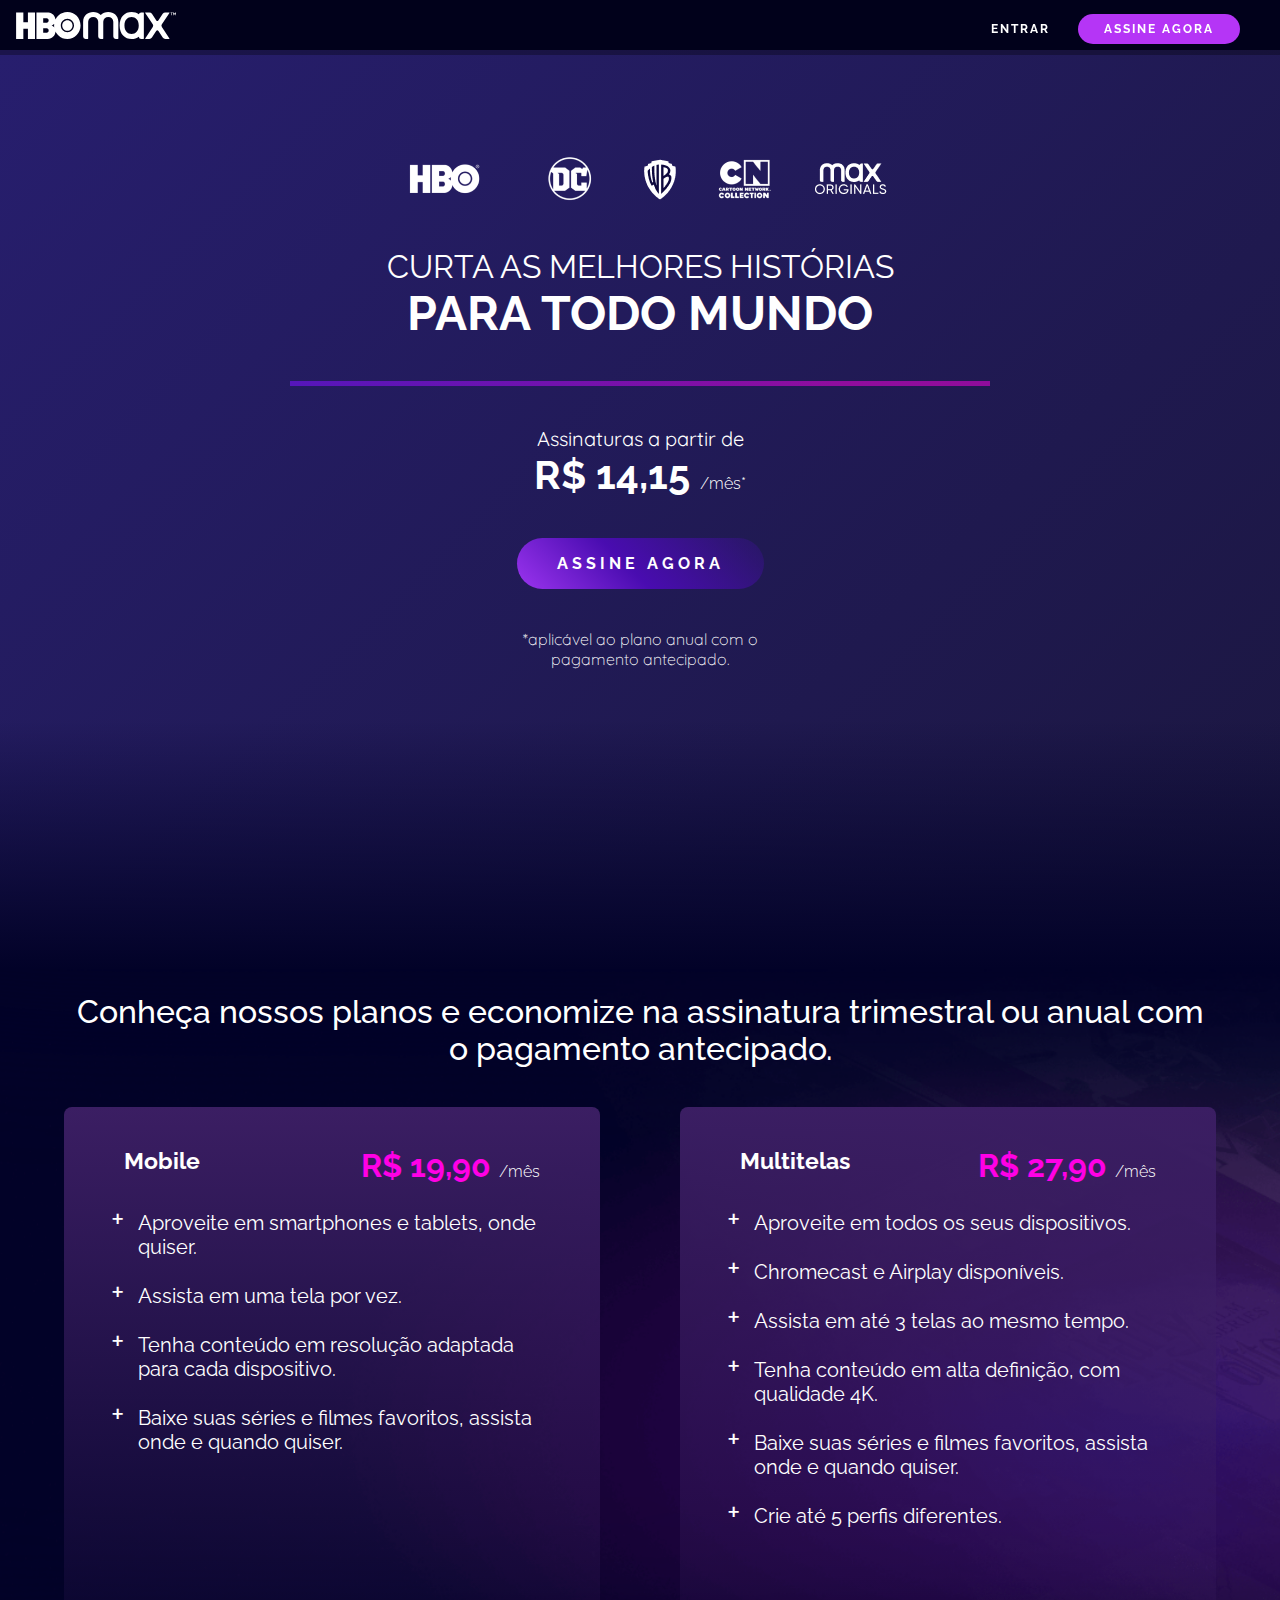
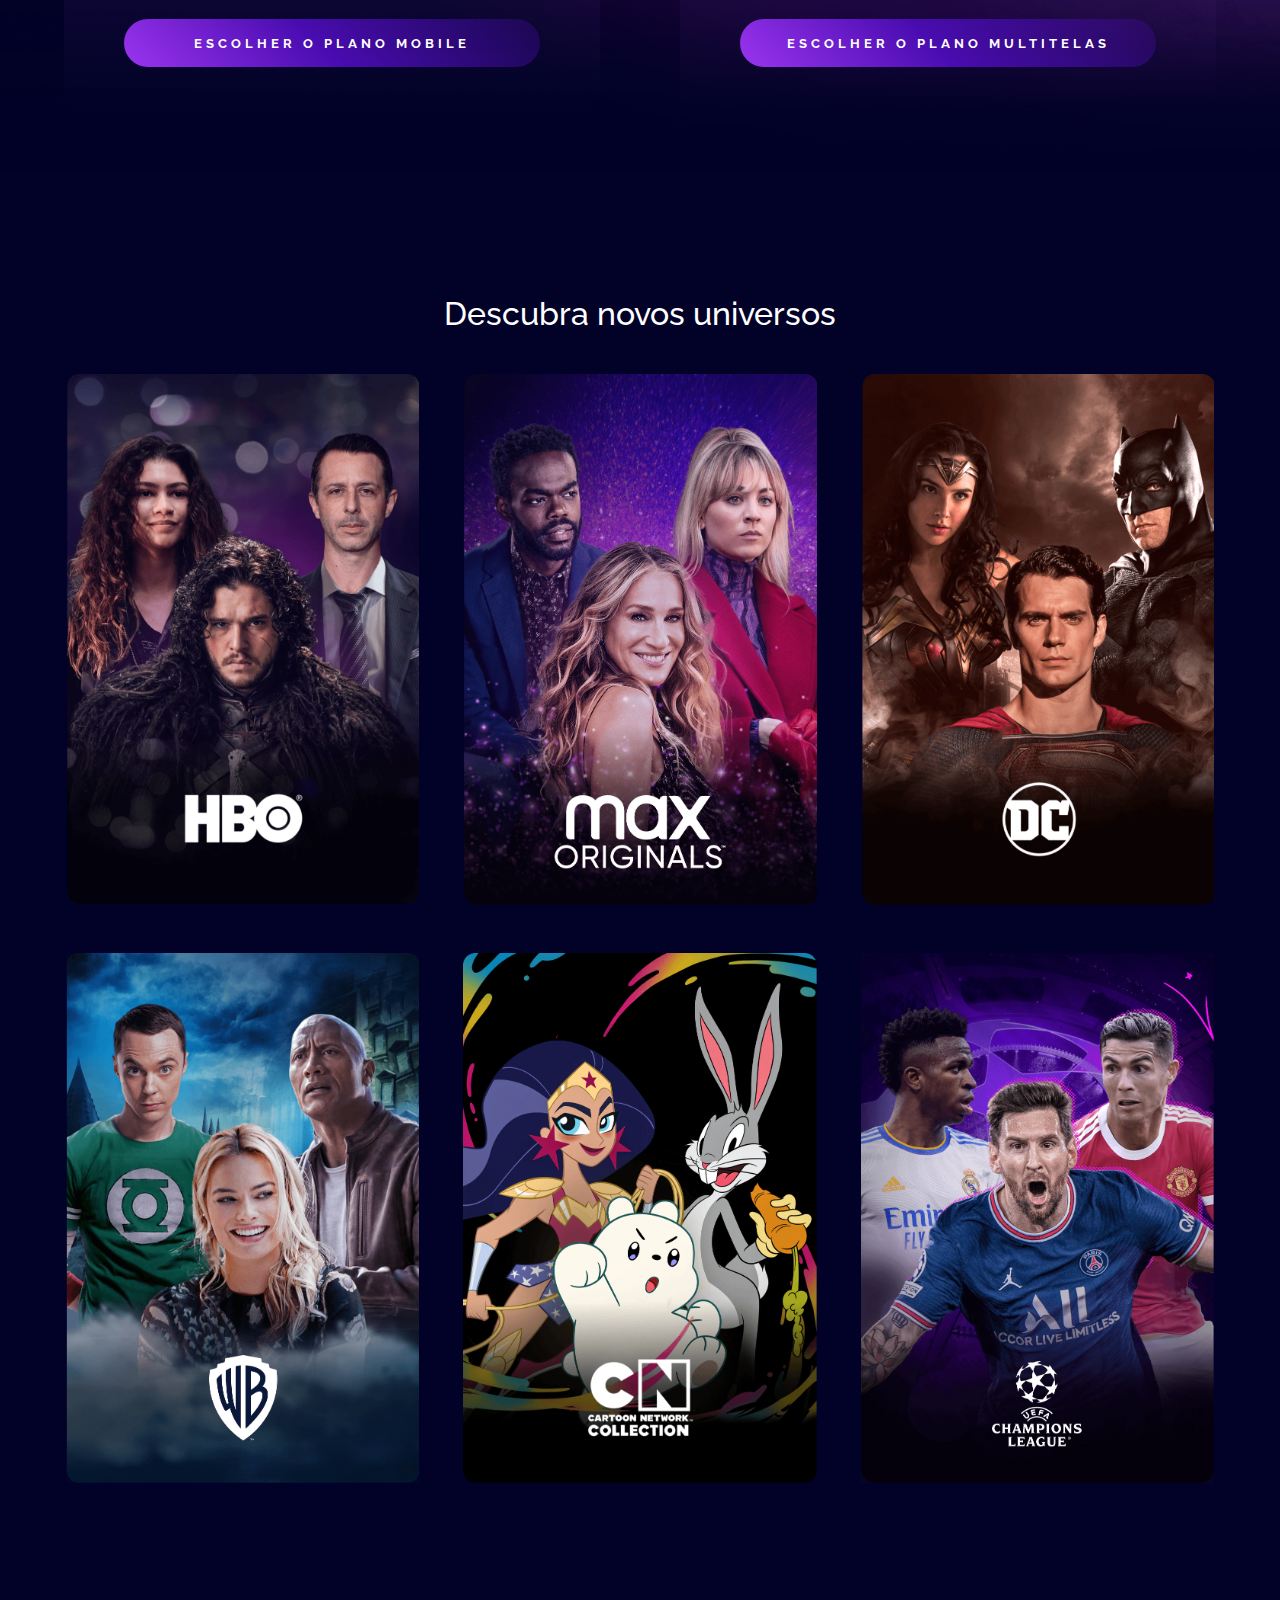
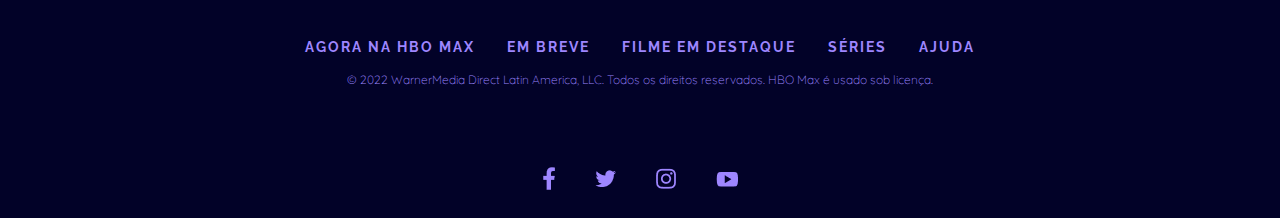
<file: index.html>
<!DOCTYPE html>
<html lang="pt-br">
<head>
    <meta charset="UTF-8">
    <meta name="viewport" content="width=device-width, initial-scale=1.0">
    <link rel="stylesheet" href="assets/css/index.css">
    <title>HBO Max</title>    
</head>
<body>
    <nav class="menu">
        <a href="index.html" class="menu__logo">
            <img src="assets/images/hbo-logo.svg" alt="Logotipo HBOMax com o nome da marca" class="menu__logo-image">
        </a>
        <div>
            <a href="signIn.html" class="menu__item">Entrar</a>
            <a href="#subscription" class="menu__item menu__item--button button">Assine Agora</a>
        </div>
    </nav>
    <header class="header">
        <div class="header__content">
            <div class="header__channels">
                <img src="assets/images/hbo.png" alt="HBO" class="header__channel">
                <img src="assets/images/dc.png" alt="DC" class="header__channel">
                <img src="assets/images/wb.png" alt="Warner Bross" class="header__channel">
                <img src="assets/images/cartoon-network_neutral.png" alt="Cartoon Network" class="header__channel">
                <img src="assets/images/max_originals.png" alt="Max Originals" class="header__channel">
            </div>
            <h1 class="header__title">
                <span class="header__title--light">Curta as melhores histórias</span>
                Para todo mundo
            </h1>
            <div class="divider"></div>
            <div class="offer">
                <p>Assinaturas a partir de</p>
                <p class="offer__price">
                    R$ 14,15 <span class="offer__price--small">/mês*</span>
                </p>
            </div>
            <a href="#subscription" class="button button--gradient header__button">Assine agora</a>
            <p class="text--small">*aplicável ao plano anual com o pagamento antecipado.</p>
        </div>
    </header>
    <main>
        <section id="subscription" class="subscription">
            <div class="container">
                <h2 class="title">
                    Conheça nossos planos e economize na assinatura trimestral ou anual com o pagamento antecipado.
                </h2>
                <div class="subscription__plans">
                    <div class="subscription__card">
                        <div>
                            <div class="subscription__plan">
                                <h3>Mobile</h3>
                                <p class="subscription__price">
                                    R$ 19,90 <span class="text--small">/mês</span>
                                </p>
                            </div>
                            <ul class="subscription__goals">
                                <li class="subscription__description">
                                    Aproveite em smartphones e tablets, onde quiser.
                                </li>
                                <li class="subscription__description">
                                    Assista em uma tela por vez.
                                </li>
                                <li class="subscription__description">
                                    Tenha conteúdo em resolução adaptada para cada dispositivo.
                                </li>
                                <li class="subscription__description">
                                    Baixe suas séries e filmes favoritos, assista onde e quando quiser.
                                </li>
                            </ul>
                        </div>
                        <button class="button button--gradient">
                            Escolher o Plano Mobile
                        </button>
                    </div>
                    <div class="subscription__card">
                        <div>
                            <div class="subscription__plan">
                                <h3>Multitelas</h3>
                                <p class="subscription__price">
                                    R$ 27,90 <span class="text--small">/mês</span>
                                </p>
                            </div>
                            <ul>
                                <li class="subscription__description">
                                    Aproveite em todos os seus dispositivos.
                                </li>
                                <li class="subscription__description">
                                    Chromecast e Airplay disponíveis.
                                </li>
                                <li class="subscription__description">
                                    Assista em até 3 telas ao mesmo tempo.
                                </li>
                                <li class="subscription__description">
                                    Tenha conteúdo em alta definição, com qualidade 4K.
                                </li>
                                <li class="subscription__description">
                                    Baixe suas séries e filmes favoritos, assista onde e quando quiser.
                                </li>
                                <li class="subscription__description">
                                    Crie até 5 perfis diferentes.
                                </li>
                            </ul>
                        </div>
                        <button class="button button--gradient">
                            Escolher o Plano Multitelas
                        </button>
                    </div>
                </div>
            </div>
        </section>
        <section id="contents" class="contents container">
            <h2 class="title">Descubra novos universos</h2>
            <div class="contents__container">
                <div class="contents__card">
                    <img src="assets/images/hbo-default_0.webp" alt="HBO" class="contents__image">
                </div>
                <div class="contents__card">
                    <img src="assets/images/MAX-Default.webp" alt="Max Originals" class="contents__image">
                </div>
                <div class="contents__card">
                    <img src="assets/images/DC_Default.webp" alt="DC" class="contents__image">
                </div>
                <div class="contents__card">
                    <img src="assets/images/WB-Default.webp" alt="Warner Bross" class="contents__image">
                </div>
                <div class="contents__card">
                    <img src="assets/images/CN-Default.webp" alt="Cartoon Network" class="contents__image">
                </div>
                <div class="contents__card">
                    <img src="assets/images/UCL-Default.webp" alt="UEFA Champions League" class="contents__image">
                </div>
            </div>
        </section>
    </main>
    <footer class="container">
        <div>
            <a href="https://www.hbomax.com/br/pt/sitemap" class="footer__link">Agora na HBO Max</a>
            <a href="https://www.hbomax.com/br/pt/coming-soon" class="footer__link">Em breve</a>
            <a href="https://www.hbomax.com/br/pt/feature" class="footer__link">Filme em destaque</a>
            <a href="https://www.hbomax.com/br/pt/series" class="footer__link">Séries</a>
            <a href="https://help.hbomax.com/br" class="footer__link">Ajuda</a>
        </div>
        <p class="text--small footer__legal">            
            © 2022 WarnerMedia Direct Latin America, LLC. Todos os direitos reservados. HBO Max é usado sob licença.      
        </p>
        <div class="footer__social">
            <a href="https://www.facebook.com/HBOMaxBr/" class="footer__social-link">
                <img src="assets/images/fb_0.png" alt="Facebook">
            </a>
            <a href="https://twitter.com/HBOMaxBR" class="footer__social-link">
                <img src="assets/images/twitter_0.png" alt="Twitter">
            </a>
            <a href="https://www.instagram.com/hbomaxbr/" class="footer__social-link">
                <img src="assets/images/instagram_0.png" alt="Instagram">
            </a>
            <a href="https://www.youtube.com/c/hbomaxbr" class="footer__social-link">
                <img src="assets/images/youtube_0.png" alt="YouTube">
            </a>
        </div>
    </footer>
</body>
</html>
</file>
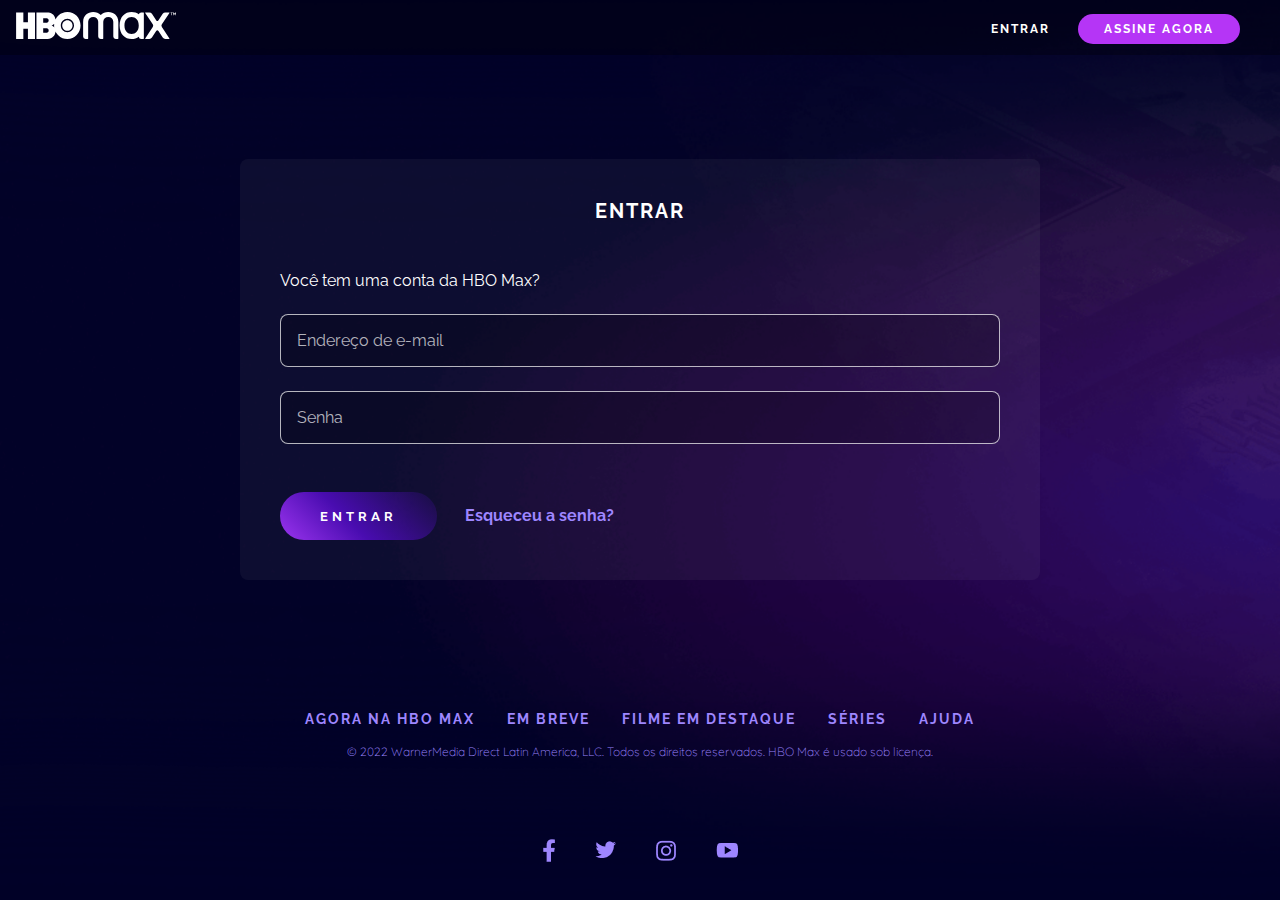
<file: signIn.html>
<!DOCTYPE html>
<html lang="pt-br">
<head>
    <meta charset="UTF-8">
    <meta name="viewport" content="width=device-width, initial-scale=1.0">
    <link rel="stylesheet" href="assets/css/signIn.css">
    <title>Entrar | HBO Max</title>
</head>
<body>
    <nav class="menu">
        <a href="index.html" class="menu__logo">
            <img src="assets/images/hbo-logo.svg" alt="Logotipo HBOMax com o nome da marca" class="menu__logo-image">
        </a>
        <div>
            <a href="signIn.html" class="menu__item">Entrar</a>
            <a href="#subscription" class="menu__item menu__item--button button">Assine Agora</a>
        </div>
    </nav>
    <main class="content">
        <form class="login container">
            <h1 class="login__title">Entrar</h1>
            <label class="login__label">Você tem uma conta da HBO Max?</label>
            <input type="email" name="email" id="email" class="login__field" placeholder="Endereço de e-mail">
            <input type="password" name="password" id="password" class="login__field" placeholder="Senha" minlength="8">
            <div class="login__actions">
                <button type="submit" class="button button--gradient">Entrar</button>
                <a href="#" class="login__link">Esqueceu a senha?</a>
            </div>
        </form>
    </main>
    <footer class="container">
        <div>
            <a href="https://www.hbomax.com/br/pt/sitemap" class="footer__link">Agora na HBO Max</a>
            <a href="https://www.hbomax.com/br/pt/coming-soon" class="footer__link">Em breve</a>
            <a href="https://www.hbomax.com/br/pt/feature" class="footer__link">Filme em destaque</a>
            <a href="https://www.hbomax.com/br/pt/series" class="footer__link">Séries</a>
            <a href="https://help.hbomax.com/br" class="footer__link">Ajuda</a>
        </div>
        <p class="text--small footer__legal">            
            © 2022 WarnerMedia Direct Latin America, LLC. Todos os direitos reservados. HBO Max é usado sob licença.
        </p>
        <div class="footer__social">
            <a href="https://www.facebook.com/HBOMaxBr/" class="footer__social-link">
                <img src="assets/images/fb_0.png" alt="Facebook">
            </a>
            <a href="https://twitter.com/HBOMaxBR" class="footer__social-link">
                <img src="assets/images/twitter_0.png" alt="Twitter">
            </a>
            <a href="https://www.instagram.com/hbomaxbr/" class="footer__social-link">
                <img src="assets/images/instagram_0.png" alt="Instagram">
            </a>
            <a href="https://www.youtube.com/c/hbomaxbr" class="footer__social-link">
                <img src="assets/images/youtube_0.png" alt="YouTube">
            </a>
        </div>
    </footer>
</body>
</html>
</file>
<file: assets/css/index.css>
@import url(./global.css);

/* Header */

.header {
    position: relative;
    margin-top: 50px;
    padding: 100px 0 300px;
    background: linear-gradient(-45deg, #56125b, #0f0f10, #271e6e);
    background-size: 400% 400%;
    animation: gradient 10s ease infinite alternate;
}

.header::after {
    content: "";
    width: 100%;
    height: 250px;
    position: absolute;
    bottom: 0;
    background: linear-gradient(0deg, var(--primary-color), transparent);
}

.header__content {
    margin: auto;
    display: flex;
    flex-direction: column;
    align-items: center;
    gap: 40px;
    padding: 0 40px;
}

.header__channels {
    display: flex;
    flex-wrap: wrap;
    justify-content: center;
    gap: 24px;
}

.header__channel {
    object-fit: contain;
}

.header__title {
    text-transform: uppercase;
    text-align: center;
    font-size: 3rem;
}

.header__title--light {
    display: block;
    font-weight: lighter;
    font-size: 2rem;
}

.header .text--small {
    max-width: 300px;
    text-align: center;
}

.header__button {
    animation: wiggle 2.2s linear infinite;
}

/* Divider */

.divider {
    width: 70%;
    max-width: 700px;
    height: 5px;
    background: var(--divider-bg-color);
}

.offer {
    text-align: center;
    font-size: 1.25rem;
}

.offer__price {
    font-family: "Raleway", sans-serif;
    font-size: 2.5rem;
    font-weight: bold;
}

.offer__price--small {
    font-size: 1rem;
    font-weight: 300;
}

.title {
    font-size: 2rem;
    font-weight: 500;
}

/* Subscription Plans */

.subscription {
    background: url(../images/background-movies-series.png) no-repeat;
    background-size: cover;
    position: relative;
}

.subscription__plans {
    display: flex;
    justify-content: space-around;
    gap: 80px;
    margin: 40px 0;
    perspective: 2000px;
    perspective-origin: top;
}

.subscription__card {
    background: var(--card-bg-color);
    padding: 40px 60px;
    border-radius: 8px;
    display: flex;
    min-height: 600px;
    flex-direction: column;
    justify-content: space-between;
    transition: transform 1s ease-in-out;
}

.subscription__plans:has(.subscription__card:nth-child(1):hover)
.subscription__card:nth-child(2) {
    transform: rotateY(-45deg);
}

.subscription__plans:has(.subscription__card:nth-child(2):hover)
.subscription__card:nth-child(1) {
    transform: rotateY(45deg);
}

.subscription__description {
    text-align: left;
    list-style: none;
    font-size: 1.25rem;
    margin-bottom: 14px;
    padding-left: 14px;
}

.subscription__price {
    font-size: 2rem;
    font-family: "Raleway", sans-serif;
    color: var(--secondary-color);
    font-weight: 700;
}

.subscription__price .text--small {
    color: var(--text-color);
}

.subscription__description::marker {
    content: "+";
    font-size: 2rem;
    margin: 0 8px 0 0;
}

.subscription__plan {
    display: flex;
    justify-content: space-between;
    font-size: 1.25rem;
    margin-bottom: 16px;
}

/* Contents */

.contents {
    margin: 100px auto;
}

.contents__container {
    margin-top: 40px;
    display: grid;
    grid-template-columns: repeat(3, 1fr);
    gap: 40px;
}

.contents__card {
    border-radius: 16px;
    background-repeat: no-repeat;
    background-size: cover;
    background-position: center;
    border: 2px solid transparent;
    transition: transform 0.8s, background 0.8s, border 1s;
}

.contents__card:hover {
    transform: scale(1.05);
    border: 2px solid var(--tertiary-color);
}

.contents__card:hover .contents__image {
    opacity: 0;
}

.contents__image {
    width: 100%;
    object-fit: cover;
    object-position: center;
    transition: opacity 2s;
}

/* HBO Content */

.contents__card:nth-child(1):hover {
    background-image: url(../images/hbo-hover_0.webp);
}

/* Max Originals Content */

.contents__card:nth-child(2):hover {
    background-image: url(../images/MAX-Hover.webp);
}

/* DC Content */

.contents__card:nth-child(3):hover {
    background-image: url(../images/DC-Hover.webp);
}

/* WB Content */

.contents__card:nth-child(4):hover {
    background-image: url(../images/WB-Hover.webp);
}

/* CN Content */

.contents__card:nth-child(5):hover {
    background-image: url(../images/CN-Hover.png);
}

/* Champions League Content */

.contents__card:nth-child(6):hover {
    background-image: url(../images/UCL-Hover.webp);
}

/* Media Queries */

@media screen and (max-width: 1200px) {
    .subscription__plans {
        gap: 40px;
    }    

    .contents__container {
        gap: 32px;
    }
}

@media screen and (max-width: 1140px) {
    .subscription__plans {
        flex-direction: column;
        align-items: center;
    }

    .subscription__card {
        max-width: 600px;
    }
}

@media screen and (max-width: 800px) {
    .contents__container {
        grid-template-columns: 2, 1fr;
    }
}

@media screen and (max-width: 480px) {
    .subscription__price {
        font-size: 1.5rem;
    }

    .subscription__description {
        font-size: 1rem;
    }

    .subscription__plan {
        flex-direction: column;
        justify-content: center;
    }

    .subscription__card {
        padding: 40px;
    }

    .contents__container {
        grid-template-columns: repeat(6, 100%);
        grid-auto-flow: column;
        overflow: auto hidden;
    }
}

@media (pointer: coarse) {
    .contents__card:hover {
        transform: none;
    }

    .subscription__plans:has(.subscription__card:nth-child(1):hover)
    .subscription__card:nth-child(2),
    .subscription__plans:has(.subscription__card:nth-child(2):hover)
    .subscription__card:nth-child(1) {
        transform: none;
    }
}

/* Animations */

@keyframes gradient {
    0% {
        background-position: 0% 50%;
    }
    50% {
        background-position: 100% 50%;
    }
    100% {
        background-position: 0% 50%;
    }
}

@keyframes wiggle {
    0%, 10% {
        transform: rotate(0);
    }
    15% {
        transform: rotate(-15deg);
    }
    20% {
        transform: rotate(10deg);
    }
    25% {
        transform: rotate(-10deg);
    }
    30% {
        transform: rotate(10deg);
    }
    35% {
        transform: rotate(-10deg);
    }
    40%, 100% {
        transform: rotate(0);
    }
}
</file>
<file: assets/css/signIn.css>
@import url(./global.css);

body {
    background-image: url(../images/background-movies-series.png);
    background-size: cover;
    height: 100vh;
}

.content {
    display: flex;
    justify-content: center;
    align-items: center;
    font-family: "Quicksand", cursive;
    width: 100%;
    height: 70%;
    padding: 24px;
}

.menu {
    position: relative;
}

.login {
    width: 100%;
    max-width: 800px;
    background-color: var(--form-bg-color);
    border-radius: 8px;
    display: flex;
    flex-direction: column;
    gap: 24px;
    padding: 40px;
}

.login__title {
    letter-spacing: 2px;
    text-transform: uppercase;
    font-size: 1.25rem;
    margin-bottom: 24px;
}

.login__label {
    text-align: left;
}

.login__field {
    background: var(--form-field-bg-color);
    border: var(--form-field-border);
    border-radius: 8px;
    color: var(--text-color);
    padding: 16px;
    font-size: 1rem;
}

.login__field::placeholder {
    color: var(--form-field-placeholder);
}

.login__field:invalid {
    border-color: var(--form-field-error);
}

.login__actions {
    margin-top: 24px;
    text-align: left;
}

.login__link {
    color: var(--link-color);
    text-decoration: none;
    margin-left: 24px;
    font-weight: bold;
}

/* Media Queries */

@media screen and (max-width: 480px) {
    body {
        height: auto;
    }

    .login__actions {
        text-align: center;
    }
    
    .login__actions .button {
        display: block;
        margin: 0 auto 24px;
    }

    .login__link {
        margin: 0;
    }
}
</file>
